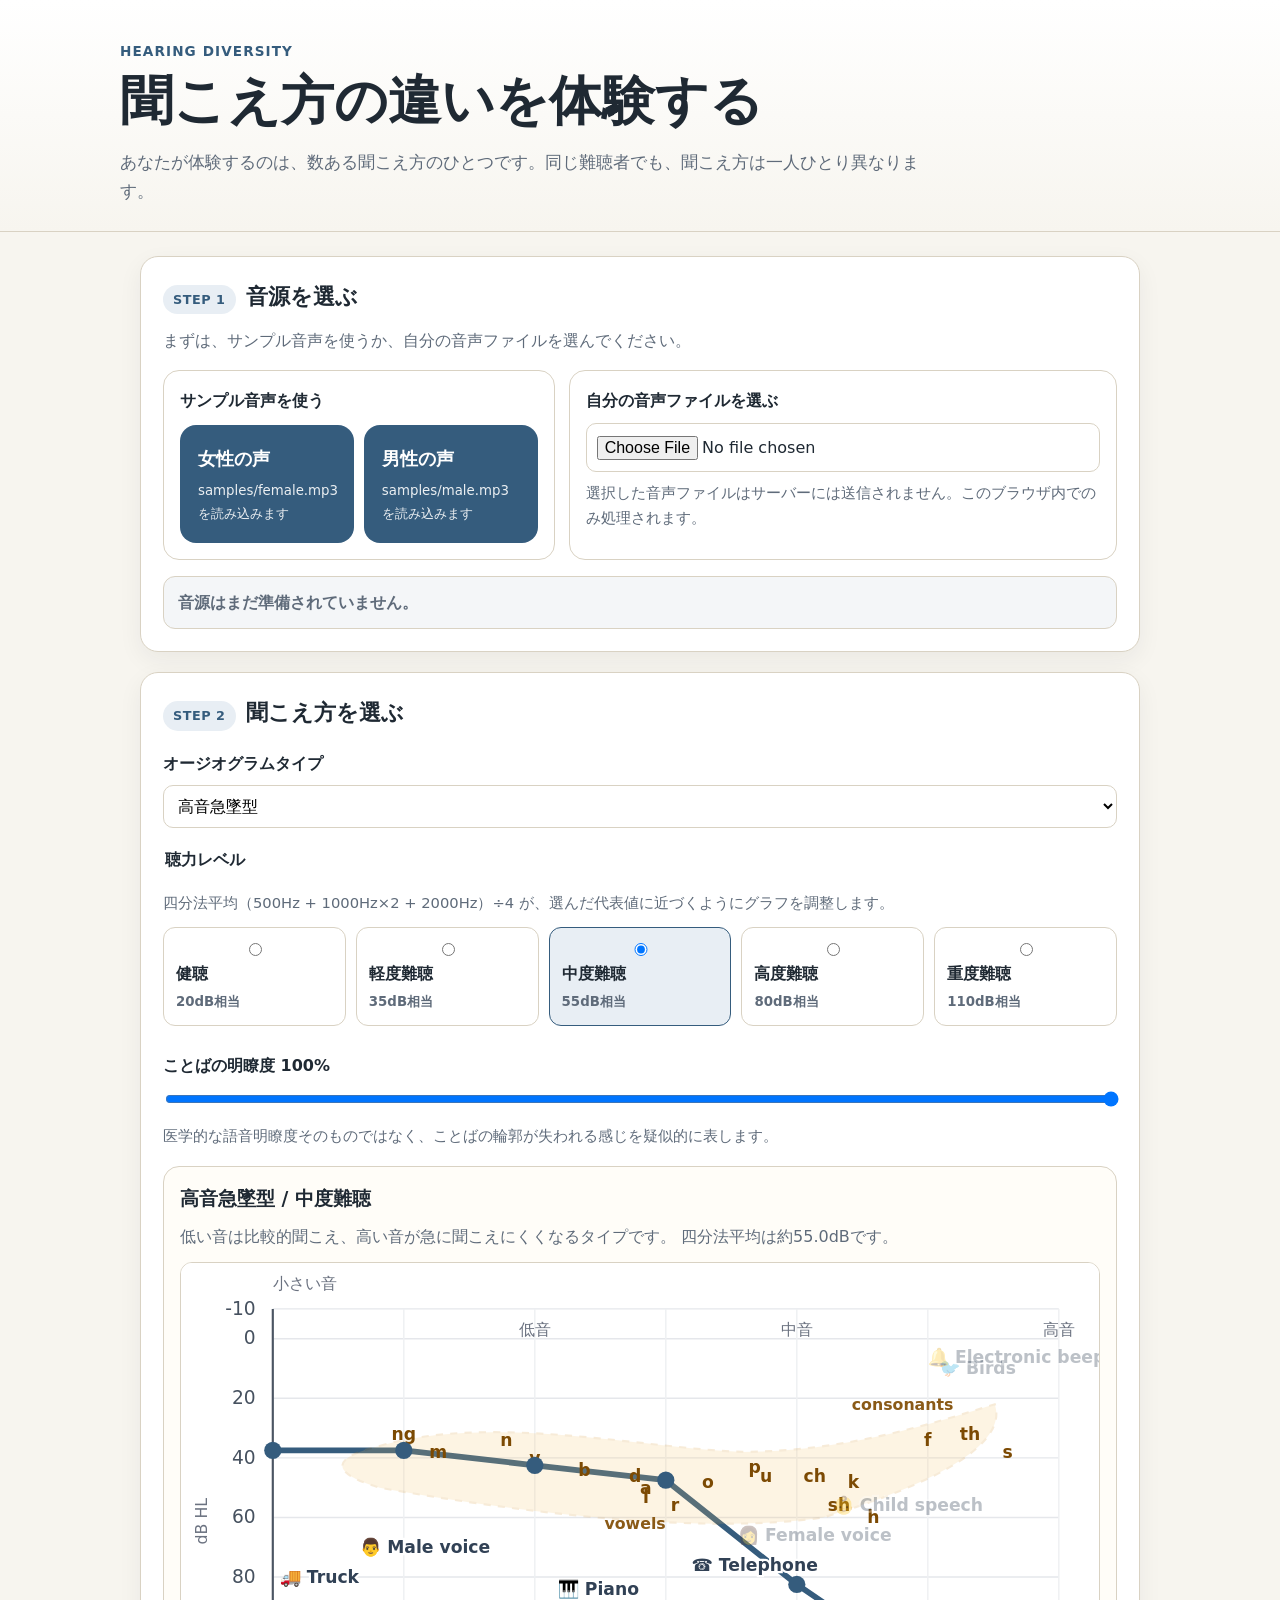
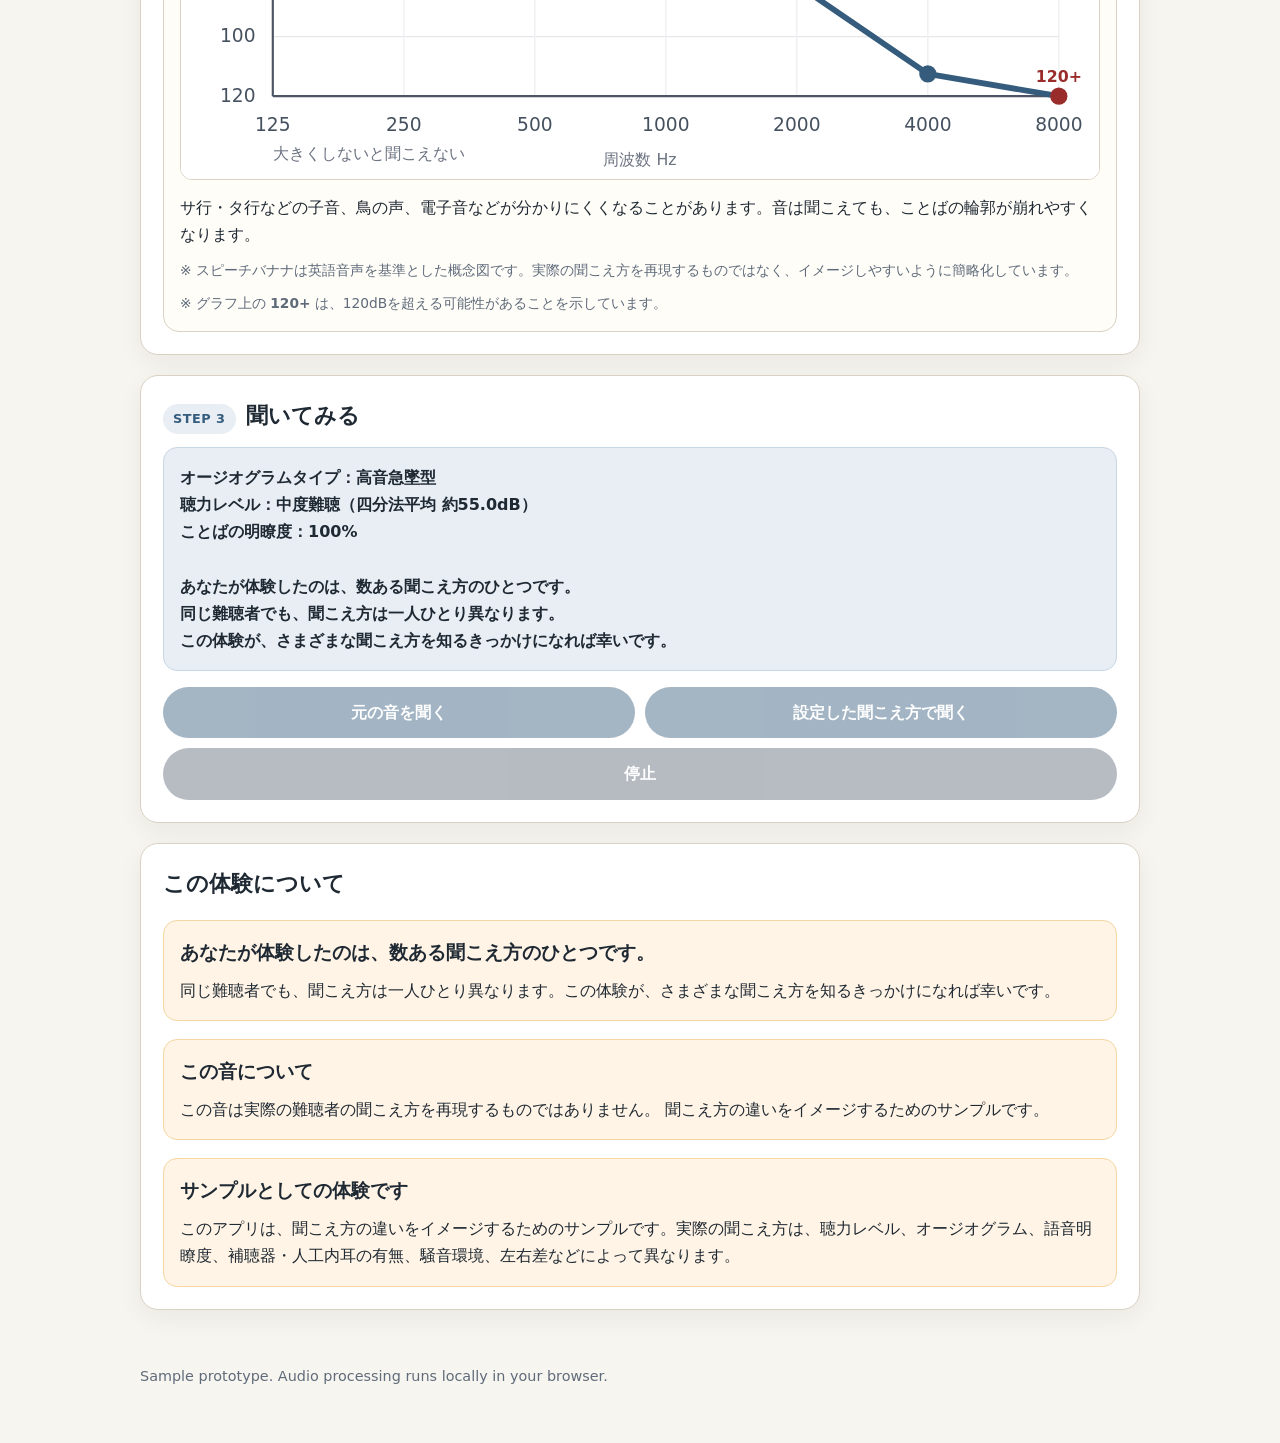
<file: index.html>
<!doctype html>
<html lang="ja">
<head>
  <meta charset="utf-8">
  <meta name="viewport" content="width=device-width, initial-scale=1">
  <meta name="robots" content="noindex,nofollow">
  <title>聞こえ方の違いを体験する</title>
  <link rel="stylesheet" href="./style.css">
</head>
<body>
  <header class="site-header">
    <div>
      <p class="eyebrow">Hearing Diversity</p>
      <h1>聞こえ方の違いを体験する</h1>
      <p class="lead">あなたが体験するのは、数ある聞こえ方のひとつです。同じ難聴者でも、聞こえ方は一人ひとり異なります。</p>
    </div>
  </header>

  <main class="layout">
    <section class="panel step-panel">
      <div class="step-heading"><span class="step-number">STEP 1</span><h2>音源を選ぶ</h2></div>
      <p class="section-lead">まずは、サンプル音声を使うか、自分の音声ファイルを選んでください。</p>

      <div class="source-choice-grid">
        <div class="sample-card">
          <p class="source-label">サンプル音声を使う</p>
          <div class="button-row">
            <button id="loadFemaleSampleBtn" type="button" class="choice-button">
              <span>女性の声</span>
              <small>samples/female.mp3 を読み込みます</small>
            </button>
            <button id="loadMaleSampleBtn" type="button" class="choice-button">
              <span>男性の声</span>
              <small>samples/male.mp3 を読み込みます</small>
            </button>
          </div>
        </div>

        <div class="upload-card">
          <label for="audioFile">自分の音声ファイルを選ぶ</label>
          <input id="audioFile" type="file" accept="audio/*">
          <p class="help">選択した音声ファイルはサーバーには送信されません。このブラウザ内でのみ処理されます。</p>
        </div>
      </div>

      <p id="sourceStatus" class="status-message" aria-live="polite">音源はまだ準備されていません。</p>
    </section>

    <section class="panel step-panel">
      <div class="step-heading"><span class="step-number">STEP 2</span><h2>聞こえ方を選ぶ</h2></div>

      <div class="field">
        <label for="audiogramType">オージオグラムタイプ</label>
        <select id="audiogramType"></select>
      </div>

      <fieldset class="field hearing-level-field">
        <legend>聴力レベル</legend>
        <p class="help">四分法平均（500Hz + 1000Hz×2 + 2000Hz）÷4 が、選んだ代表値に近づくようにグラフを調整します。</p>
        <div class="hearing-level-options">
          <label class="radio-card"><input type="radio" name="hearingLevel" value="normal"><span>健聴</span><small>20dB相当</small></label>
          <label class="radio-card"><input type="radio" name="hearingLevel" value="mild"><span>軽度難聴</span><small>35dB相当</small></label>
          <label class="radio-card"><input type="radio" name="hearingLevel" value="moderate" checked><span>中度難聴</span><small>55dB相当</small></label>
          <label class="radio-card"><input type="radio" name="hearingLevel" value="severe"><span>高度難聴</span><small>80dB相当</small></label>
          <label class="radio-card"><input type="radio" name="hearingLevel" value="profound"><span>重度難聴</span><small>110dB相当</small></label>
        </div>
      </fieldset>

      <div class="field">
        <label for="clarity">ことばの明瞭度 <span id="clarityValue">100</span>%</label>
        <input id="clarity" type="range" min="10" max="100" value="100">
        <p class="help">医学的な語音明瞭度そのものではなく、ことばの輪郭が失われる感じを疑似的に表します。</p>
      </div>

      <div class="audiogram-card">
        <div class="audiogram-header"><h3 id="typeName">-</h3><p id="typeSummary">タイプを選択してください。</p></div>
        <svg id="audiogramSvg" viewBox="0 0 640 360" role="img" aria-labelledby="audiogramTitle audiogramDesc">
          <title id="audiogramTitle">オージオグラム図</title>
          <desc id="audiogramDesc">選択した聞こえ方のサンプル図です。</desc>
        </svg>
        <p id="typeDescription" class="description"></p>
        <p class="speech-banana-note">※ スピーチバナナは英語音声を基準とした概念図です。実際の聞こえ方を再現するものではなく、イメージしやすいように簡略化しています。</p>
        <p class="speech-banana-note">※ グラフ上の <strong>120+</strong> は、120dBを超える可能性があることを示しています。</p>
      </div>
    </section>

    <section class="panel step-panel">
      <div class="step-heading"><span class="step-number">STEP 3</span><h2>聞いてみる</h2></div>
      <div id="currentSettings" class="settings-box"></div>
      <div class="button-row playback-buttons">
        <button id="playOriginalBtn" type="button" disabled>元の音を聞く</button>
        <button id="playProcessedBtn" type="button" disabled>設定した聞こえ方で聞く</button>
      </div>
      <button id="stopBtn" type="button" disabled class="stop-button">停止</button>
    </section>

    <section class="panel message-panel">
      <h2>この体験について</h2>
      <div class="notice"><h3>あなたが体験したのは、数ある聞こえ方のひとつです。</h3><p>同じ難聴者でも、聞こえ方は一人ひとり異なります。この体験が、さまざまな聞こえ方を知るきっかけになれば幸いです。</p></div>
      <div class="notice">
        <h3>この音について</h3>
        <p>
          この音は実際の難聴者の聞こえ方を再現するものではありません。
          聞こえ方の違いをイメージするためのサンプルです。
        </p>
      </div>

      <div class="notice"><h3>サンプルとしての体験です</h3><p>このアプリは、聞こえ方の違いをイメージするためのサンプルです。実際の聞こえ方は、聴力レベル、オージオグラム、語音明瞭度、補聴器・人工内耳の有無、騒音環境、左右差などによって異なります。</p></div>
    </section>
  </main>

  <footer class="site-footer"><p>Sample prototype. Audio processing runs locally in your browser.</p></footer>
  <script src="./app.js"></script>
</body>
</html>
</file>
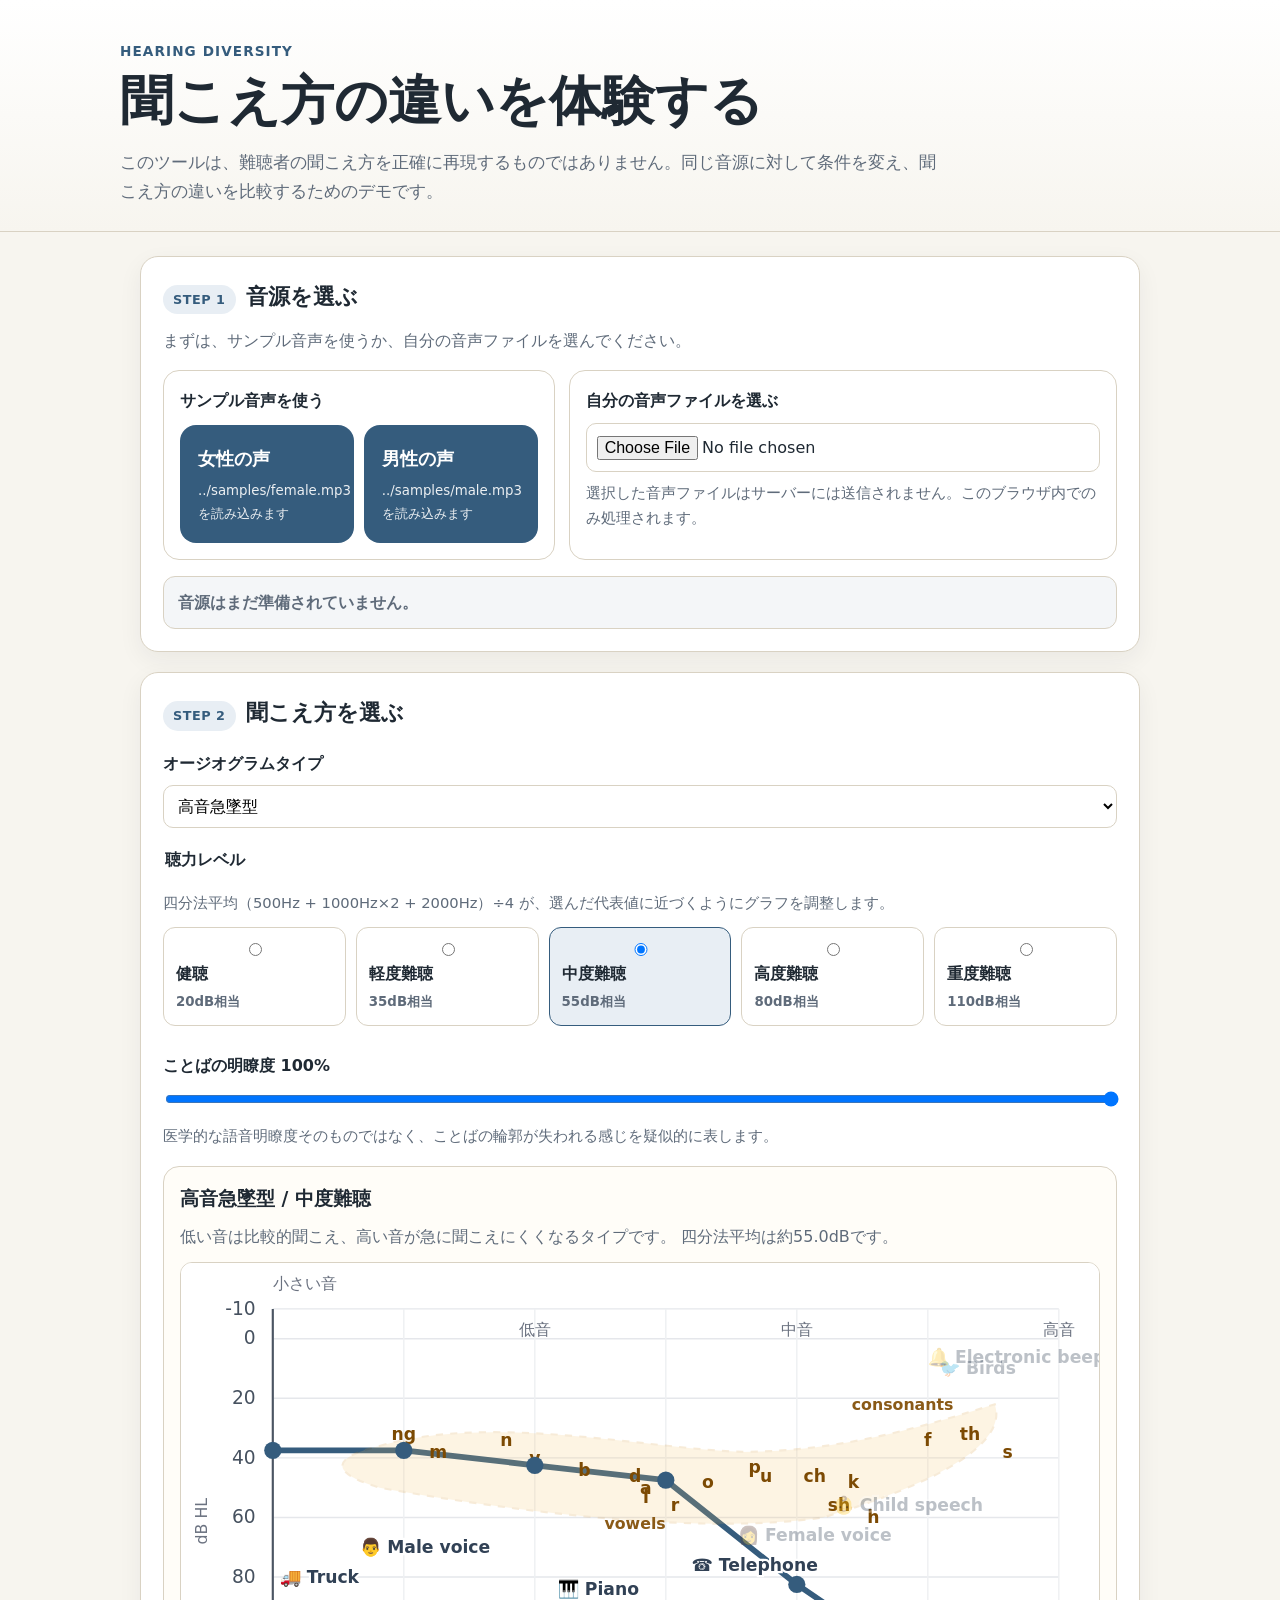
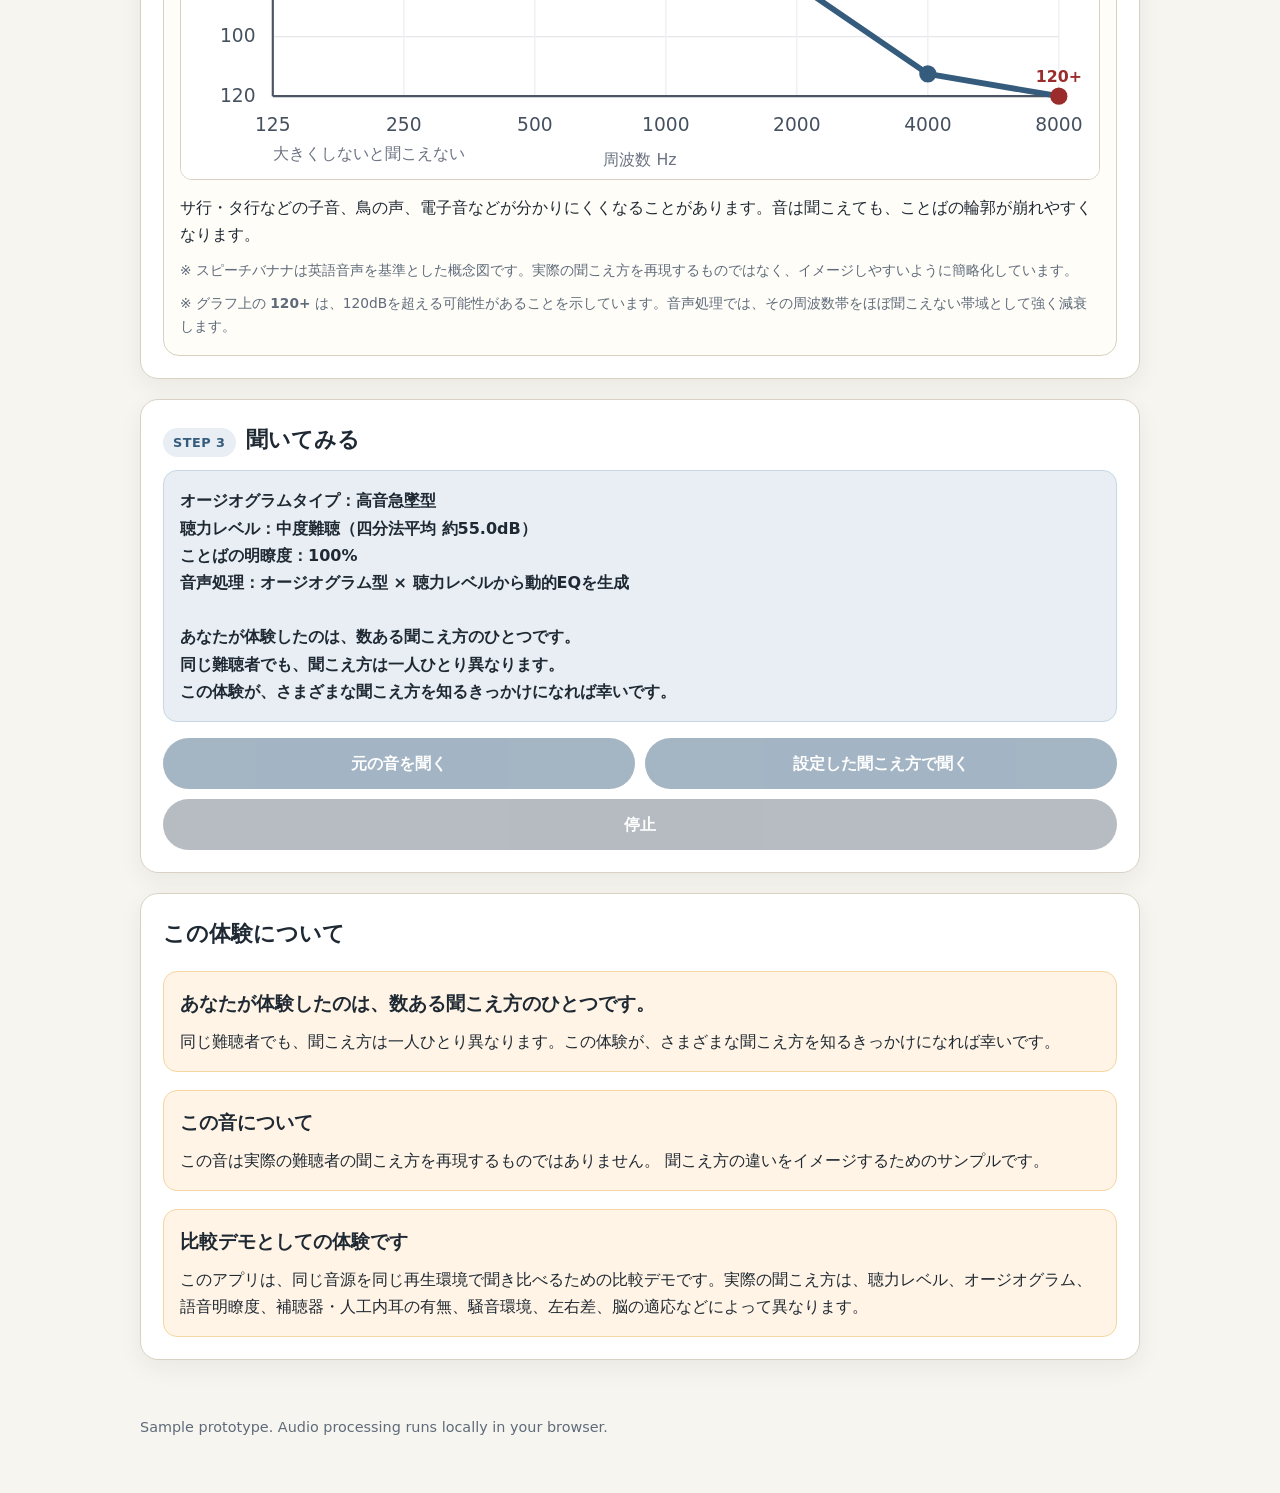
<file: v2/index.html>
<!doctype html>
<html lang="ja">
<head>
  <meta charset="utf-8">
  <meta name="viewport" content="width=device-width, initial-scale=1">
  <meta name="robots" content="noindex,nofollow">
  <title>聞こえ方の違いを体験する</title>
  <link rel="stylesheet" href="./style.css">
</head>
<body>
  <header class="site-header">
    <div>
      <p class="eyebrow">Hearing Diversity</p>
      <h1>聞こえ方の違いを体験する</h1>
      <p class="lead">このツールは、難聴者の聞こえ方を正確に再現するものではありません。同じ音源に対して条件を変え、聞こえ方の違いを比較するためのデモです。</p>
    </div>
  </header>

  <main class="layout">
    <section class="panel step-panel">
      <div class="step-heading"><span class="step-number">STEP 1</span><h2>音源を選ぶ</h2></div>
      <p class="section-lead">まずは、サンプル音声を使うか、自分の音声ファイルを選んでください。</p>

      <div class="source-choice-grid">
        <div class="sample-card">
          <p class="source-label">サンプル音声を使う</p>
          <div class="button-row">
            <button id="loadFemaleSampleBtn" type="button" class="choice-button">
              <span>女性の声</span>
              <small>../samples/female.mp3 を読み込みます</small>
            </button>
            <button id="loadMaleSampleBtn" type="button" class="choice-button">
              <span>男性の声</span>
              <small>../samples/male.mp3 を読み込みます</small>
            </button>
          </div>
        </div>

        <div class="upload-card">
          <label for="audioFile">自分の音声ファイルを選ぶ</label>
          <input id="audioFile" type="file" accept="audio/*">
          <p class="help">選択した音声ファイルはサーバーには送信されません。このブラウザ内でのみ処理されます。</p>
        </div>
      </div>

      <p id="sourceStatus" class="status-message" aria-live="polite">音源はまだ準備されていません。</p>
    </section>

    <section class="panel step-panel">
      <div class="step-heading"><span class="step-number">STEP 2</span><h2>聞こえ方を選ぶ</h2></div>

      <div class="field">
        <label for="audiogramType">オージオグラムタイプ</label>
        <select id="audiogramType"></select>
      </div>

      <fieldset class="field hearing-level-field">
        <legend>聴力レベル</legend>
        <p class="help">四分法平均（500Hz + 1000Hz×2 + 2000Hz）÷4 が、選んだ代表値に近づくようにグラフを調整します。</p>
        <div class="hearing-level-options">
          <label class="radio-card"><input type="radio" name="hearingLevel" value="normal"><span>健聴</span><small>20dB相当</small></label>
          <label class="radio-card"><input type="radio" name="hearingLevel" value="mild"><span>軽度難聴</span><small>35dB相当</small></label>
          <label class="radio-card"><input type="radio" name="hearingLevel" value="moderate" checked><span>中度難聴</span><small>55dB相当</small></label>
          <label class="radio-card"><input type="radio" name="hearingLevel" value="severe"><span>高度難聴</span><small>80dB相当</small></label>
          <label class="radio-card"><input type="radio" name="hearingLevel" value="profound"><span>重度難聴</span><small>110dB相当</small></label>
        </div>
      </fieldset>

      <div class="field">
        <label for="clarity">ことばの明瞭度 <span id="clarityValue">100</span>%</label>
        <input id="clarity" type="range" min="10" max="100" value="100">
        <p class="help">医学的な語音明瞭度そのものではなく、ことばの輪郭が失われる感じを疑似的に表します。</p>
      </div>

      <div class="audiogram-card">
        <div class="audiogram-header"><h3 id="typeName">-</h3><p id="typeSummary">タイプを選択してください。</p></div>
        <svg id="audiogramSvg" viewBox="0 0 640 360" role="img" aria-labelledby="audiogramTitle audiogramDesc">
          <title id="audiogramTitle">オージオグラム図</title>
          <desc id="audiogramDesc">選択した聞こえ方のサンプル図です。</desc>
        </svg>
        <p id="typeDescription" class="description"></p>
        <p class="speech-banana-note">※ スピーチバナナは英語音声を基準とした概念図です。実際の聞こえ方を再現するものではなく、イメージしやすいように簡略化しています。</p>
        <p class="speech-banana-note">※ グラフ上の <strong>120+</strong> は、120dBを超える可能性があることを示しています。音声処理では、その周波数帯をほぼ聞こえない帯域として強く減衰します。</p>
      </div>
    </section>

    <section class="panel step-panel">
      <div class="step-heading"><span class="step-number">STEP 3</span><h2>聞いてみる</h2></div>
      <div id="currentSettings" class="settings-box"></div>
      <div class="button-row playback-buttons">
        <button id="playOriginalBtn" type="button" disabled>元の音を聞く</button>
        <button id="playProcessedBtn" type="button" disabled>設定した聞こえ方で聞く</button>
      </div>
      <button id="stopBtn" type="button" disabled class="stop-button">停止</button>
    </section>

    <section class="panel message-panel">
      <h2>この体験について</h2>
      <div class="notice"><h3>あなたが体験したのは、数ある聞こえ方のひとつです。</h3><p>同じ難聴者でも、聞こえ方は一人ひとり異なります。この体験が、さまざまな聞こえ方を知るきっかけになれば幸いです。</p></div>
      <div class="notice">
        <h3>この音について</h3>
        <p>
          この音は実際の難聴者の聞こえ方を再現するものではありません。
          聞こえ方の違いをイメージするためのサンプルです。
        </p>
      </div>

      <div class="notice"><h3>比較デモとしての体験です</h3><p>このアプリは、同じ音源を同じ再生環境で聞き比べるための比較デモです。実際の聞こえ方は、聴力レベル、オージオグラム、語音明瞭度、補聴器・人工内耳の有無、騒音環境、左右差、脳の適応などによって異なります。</p></div>
    </section>
  </main>

  <footer class="site-footer"><p>Sample prototype. Audio processing runs locally in your browser.</p></footer>
  <script src="./app.js"></script>
</body>
</html>
</file>
<file: style.css>
* {
  box-sizing: border-box;
}

:root {
  --bg: #f7f5ef;
  --panel: #ffffff;
  --text: #1f2933;
  --muted: #5f6b7a;
  --line: #d9d2c3;
  --accent: #355c7d;
  --accent-soft: #e8eef4;
  --danger-soft: #fff4e5;
}

body {
  margin: 0;
  font-family: system-ui, -apple-system, BlinkMacSystemFont, "Hiragino Sans", "Yu Gothic", sans-serif;
  color: var(--text);
  background: var(--bg);
  line-height: 1.7;
}

.site-header {
  padding: 40px 20px 24px;
  border-bottom: 1px solid var(--line);
  background: linear-gradient(180deg, #ffffff 0%, var(--bg) 100%);
}

.site-header > div,
.layout,
.site-footer {
  max-width: 1040px;
  margin: 0 auto;
}

.eyebrow {
  margin: 0 0 8px;
  color: var(--accent);
  font-size: 0.85rem;
  font-weight: 700;
  letter-spacing: 0.08em;
  text-transform: uppercase;
}

h1 {
  margin: 0;
  font-size: clamp(2rem, 6vw, 3.3rem);
  line-height: 1.15;
}

.lead {
  max-width: 820px;
  margin: 16px 0 0;
  color: var(--muted);
  font-size: 1.08rem;
}

.layout {
  display: grid;
  gap: 20px;
  padding: 24px 20px 40px;
}

.panel {
  background: var(--panel);
  border: 1px solid var(--line);
  border-radius: 18px;
  padding: 22px;
  box-shadow: 0 8px 24px rgba(31, 41, 51, 0.06);
}

h2 {
  margin: 0 0 18px;
  font-size: 1.35rem;
}

h3 {
  margin: 0 0 8px;
}

.field {
  margin: 18px 0;
}

label {
  display: block;
  margin-bottom: 8px;
  font-weight: 700;
}

input[type="file"],
select,
button {
  width: 100%;
  font: inherit;
}

input[type="file"],
select {
  padding: 10px;
  border: 1px solid var(--line);
  border-radius: 10px;
  background: #fff;
}

input[type="range"] {
  width: 100%;
}

button {
  border: 0;
  border-radius: 999px;
  padding: 12px 16px;
  color: #fff;
  background: var(--accent);
  font-weight: 700;
  cursor: pointer;
}

button:disabled {
  cursor: not-allowed;
  opacity: 0.45;
}

.button-row {
  display: grid;
  gap: 10px;
}

@media (min-width: 640px) {
  .button-row {
    grid-template-columns: repeat(2, minmax(0, 1fr));
  }
}

.help {
  margin: 8px 0 0;
  color: var(--muted);
  font-size: 0.92rem;
}

.audiogram-card {
  margin-top: 16px;
  padding: 16px;
  border: 1px solid var(--line);
  border-radius: 16px;
  background: #fffdf8;
}

.audiogram-header p {
  margin: 0 0 12px;
  color: var(--muted);
}

#audiogramSvg {
  width: 100%;
  height: auto;
  display: block;
  border: 1px solid var(--line);
  border-radius: 12px;
  background: #fff;
}

.description {
  margin: 14px 0 0;
}

.settings-box {
  padding: 16px;
  border-radius: 14px;
  background: var(--accent-soft);
  border: 1px solid #c8d7e4;
  white-space: pre-line;
  font-weight: 600;
}

.notice {
  margin-top: 18px;
  padding: 16px;
  border-radius: 14px;
  background: var(--danger-soft);
  border: 1px solid #f3d6a1;
}

.notice p {
  margin: 0;
}

.site-footer {
  padding: 0 20px 40px;
  color: var(--muted);
  font-size: 0.9rem;
}

/* SVG text */
.svg-label {
  font: 13px system-ui, sans-serif;
  fill: #46515f;
}

.svg-small {
  font: 11px system-ui, sans-serif;
  fill: #6b7280;
}


.speech-banana-note {
  margin: 10px 0 0;
  color: var(--muted);
  font-size: 0.86rem;
}

.speech-label {
  font: 700 12px system-ui, sans-serif;
  fill: #7c4a03;
}

.speech-label-soft {
  font: 700 11px system-ui, sans-serif;
  fill: #8a5a17;
}

.speech-region {
  fill: #f6c56a;
  opacity: 0.18;
  stroke: #d7952c;
  stroke-width: 1.5;
  stroke-dasharray: 5 5;
}

.speech-region-muted {
  fill: #f0b84f;
  opacity: 0.1;
  stroke: #d7952c;
  stroke-width: 1;
  stroke-dasharray: 4 6;
}


.everyday-label {
  font: 700 12px system-ui, sans-serif;
  fill: #314155;
  paint-order: stroke;
  stroke: #ffffff;
  stroke-width: 3px;
}

.muted-sound {
  opacity: 0.32;
}


.hearing-level-field {
  border: 0;
  padding: 0;
}

.hearing-level-field legend {
  display: block;
  margin-bottom: 8px;
  font-weight: 700;
}

.hearing-level-options {
  display: grid;
  grid-template-columns: repeat(auto-fit, minmax(132px, 1fr));
  gap: 10px;
  margin-top: 12px;
}

.radio-card {
  display: grid;
  gap: 4px;
  padding: 12px;
  border: 1px solid var(--line);
  border-radius: 12px;
  background: #fff;
  cursor: pointer;
}

.radio-card input {
  width: auto;
}

.radio-card span {
  font-weight: 700;
}

.radio-card small {
  color: var(--muted);
}

.radio-card:has(input:checked) {
  border-color: var(--accent);
  background: var(--accent-soft);
}

.step-panel { scroll-margin-top: 20px; }
.step-heading { display: flex; align-items: baseline; gap: 10px; margin-bottom: 12px; }
.step-heading h2 { margin: 0; }
.step-number { display: inline-flex; align-items: center; justify-content: center; min-width: 72px; padding: 4px 10px; border-radius: 999px; background: var(--accent-soft); color: var(--accent); font-size: 0.8rem; font-weight: 800; letter-spacing: 0.04em; }
.section-lead { margin: 0 0 16px; color: var(--muted); }
.source-choice-grid { display: grid; gap: 14px; }
@media (min-width: 720px) { .source-choice-grid { grid-template-columns: minmax(0, 1fr) minmax(0, 1.4fr); } }
.choice-button { min-height: 120px; border-radius: 16px; text-align: left; padding: 18px; }
.choice-button span { display: block; font-size: 1.15rem; }
.choice-button small { display: block; margin-top: 6px; font-weight: 500; opacity: 0.9; }
.upload-card { border: 1px solid var(--line); border-radius: 16px; padding: 16px; background: #fff; }
.status-message { margin: 16px 0 0; padding: 12px 14px; border-radius: 12px; background: #f4f6f8; border: 1px solid var(--line); color: var(--muted); font-weight: 700; }
.status-message.ready { background: var(--accent-soft); border-color: #c8d7e4; color: var(--accent); }
.playback-buttons { margin-top: 16px; }
.stop-button { margin-top: 10px; background: #5f6b7a; }
.message-panel h2 { margin-bottom: 12px; }
.scaleout-label { font: 800 11px system-ui, sans-serif; fill: #9b2c2c; paint-order: stroke; stroke: #ffffff; stroke-width: 3px; }


.sample-card {
  border: 1px solid var(--line);
  border-radius: 16px;
  padding: 16px;
  background: #fff;
}

.source-label {
  margin: 0 0 10px;
  font-weight: 700;
}

.sample-card .button-row {
  grid-template-columns: 1fr;
}

@media (min-width: 640px) {
  .sample-card .button-row {
    grid-template-columns: repeat(2, minmax(0, 1fr));
  }
}

.sample-card .choice-button {
  min-height: 96px;
}
</file>
<file: v2/style.css>
* {
  box-sizing: border-box;
}

:root {
  --bg: #f7f5ef;
  --panel: #ffffff;
  --text: #1f2933;
  --muted: #5f6b7a;
  --line: #d9d2c3;
  --accent: #355c7d;
  --accent-soft: #e8eef4;
  --danger-soft: #fff4e5;
}

body {
  margin: 0;
  font-family: system-ui, -apple-system, BlinkMacSystemFont, "Hiragino Sans", "Yu Gothic", sans-serif;
  color: var(--text);
  background: var(--bg);
  line-height: 1.7;
}

.site-header {
  padding: 40px 20px 24px;
  border-bottom: 1px solid var(--line);
  background: linear-gradient(180deg, #ffffff 0%, var(--bg) 100%);
}

.site-header > div,
.layout,
.site-footer {
  max-width: 1040px;
  margin: 0 auto;
}

.eyebrow {
  margin: 0 0 8px;
  color: var(--accent);
  font-size: 0.85rem;
  font-weight: 700;
  letter-spacing: 0.08em;
  text-transform: uppercase;
}

h1 {
  margin: 0;
  font-size: clamp(2rem, 6vw, 3.3rem);
  line-height: 1.15;
}

.lead {
  max-width: 820px;
  margin: 16px 0 0;
  color: var(--muted);
  font-size: 1.08rem;
}

.layout {
  display: grid;
  gap: 20px;
  padding: 24px 20px 40px;
}

.panel {
  background: var(--panel);
  border: 1px solid var(--line);
  border-radius: 18px;
  padding: 22px;
  box-shadow: 0 8px 24px rgba(31, 41, 51, 0.06);
}

h2 {
  margin: 0 0 18px;
  font-size: 1.35rem;
}

h3 {
  margin: 0 0 8px;
}

.field {
  margin: 18px 0;
}

label {
  display: block;
  margin-bottom: 8px;
  font-weight: 700;
}

input[type="file"],
select,
button {
  width: 100%;
  font: inherit;
}

input[type="file"],
select {
  padding: 10px;
  border: 1px solid var(--line);
  border-radius: 10px;
  background: #fff;
}

input[type="range"] {
  width: 100%;
}

button {
  border: 0;
  border-radius: 999px;
  padding: 12px 16px;
  color: #fff;
  background: var(--accent);
  font-weight: 700;
  cursor: pointer;
}

button:disabled {
  cursor: not-allowed;
  opacity: 0.45;
}

.button-row {
  display: grid;
  gap: 10px;
}

@media (min-width: 640px) {
  .button-row {
    grid-template-columns: repeat(2, minmax(0, 1fr));
  }
}

.help {
  margin: 8px 0 0;
  color: var(--muted);
  font-size: 0.92rem;
}

.audiogram-card {
  margin-top: 16px;
  padding: 16px;
  border: 1px solid var(--line);
  border-radius: 16px;
  background: #fffdf8;
}

.audiogram-header p {
  margin: 0 0 12px;
  color: var(--muted);
}

#audiogramSvg {
  width: 100%;
  height: auto;
  display: block;
  border: 1px solid var(--line);
  border-radius: 12px;
  background: #fff;
}

.description {
  margin: 14px 0 0;
}

.settings-box {
  padding: 16px;
  border-radius: 14px;
  background: var(--accent-soft);
  border: 1px solid #c8d7e4;
  white-space: pre-line;
  font-weight: 600;
}

.notice {
  margin-top: 18px;
  padding: 16px;
  border-radius: 14px;
  background: var(--danger-soft);
  border: 1px solid #f3d6a1;
}

.notice p {
  margin: 0;
}

.site-footer {
  padding: 0 20px 40px;
  color: var(--muted);
  font-size: 0.9rem;
}

/* SVG text */
.svg-label {
  font: 13px system-ui, sans-serif;
  fill: #46515f;
}

.svg-small {
  font: 11px system-ui, sans-serif;
  fill: #6b7280;
}


.speech-banana-note {
  margin: 10px 0 0;
  color: var(--muted);
  font-size: 0.86rem;
}

.speech-label {
  font: 700 12px system-ui, sans-serif;
  fill: #7c4a03;
}

.speech-label-soft {
  font: 700 11px system-ui, sans-serif;
  fill: #8a5a17;
}

.speech-region {
  fill: #f6c56a;
  opacity: 0.18;
  stroke: #d7952c;
  stroke-width: 1.5;
  stroke-dasharray: 5 5;
}

.speech-region-muted {
  fill: #f0b84f;
  opacity: 0.1;
  stroke: #d7952c;
  stroke-width: 1;
  stroke-dasharray: 4 6;
}


.everyday-label {
  font: 700 12px system-ui, sans-serif;
  fill: #314155;
  paint-order: stroke;
  stroke: #ffffff;
  stroke-width: 3px;
}

.muted-sound {
  opacity: 0.32;
}


.hearing-level-field {
  border: 0;
  padding: 0;
}

.hearing-level-field legend {
  display: block;
  margin-bottom: 8px;
  font-weight: 700;
}

.hearing-level-options {
  display: grid;
  grid-template-columns: repeat(auto-fit, minmax(132px, 1fr));
  gap: 10px;
  margin-top: 12px;
}

.radio-card {
  display: grid;
  gap: 4px;
  padding: 12px;
  border: 1px solid var(--line);
  border-radius: 12px;
  background: #fff;
  cursor: pointer;
}

.radio-card input {
  width: auto;
}

.radio-card span {
  font-weight: 700;
}

.radio-card small {
  color: var(--muted);
}

.radio-card:has(input:checked) {
  border-color: var(--accent);
  background: var(--accent-soft);
}

.step-panel { scroll-margin-top: 20px; }
.step-heading { display: flex; align-items: baseline; gap: 10px; margin-bottom: 12px; }
.step-heading h2 { margin: 0; }
.step-number { display: inline-flex; align-items: center; justify-content: center; min-width: 72px; padding: 4px 10px; border-radius: 999px; background: var(--accent-soft); color: var(--accent); font-size: 0.8rem; font-weight: 800; letter-spacing: 0.04em; }
.section-lead { margin: 0 0 16px; color: var(--muted); }
.source-choice-grid { display: grid; gap: 14px; }
@media (min-width: 720px) { .source-choice-grid { grid-template-columns: minmax(0, 1fr) minmax(0, 1.4fr); } }
.choice-button { min-height: 120px; border-radius: 16px; text-align: left; padding: 18px; }
.choice-button span { display: block; font-size: 1.15rem; }
.choice-button small { display: block; margin-top: 6px; font-weight: 500; opacity: 0.9; }
.upload-card { border: 1px solid var(--line); border-radius: 16px; padding: 16px; background: #fff; }
.status-message { margin: 16px 0 0; padding: 12px 14px; border-radius: 12px; background: #f4f6f8; border: 1px solid var(--line); color: var(--muted); font-weight: 700; }
.status-message.ready { background: var(--accent-soft); border-color: #c8d7e4; color: var(--accent); }
.playback-buttons { margin-top: 16px; }
.stop-button { margin-top: 10px; background: #5f6b7a; }
.message-panel h2 { margin-bottom: 12px; }
.scaleout-label { font: 800 11px system-ui, sans-serif; fill: #9b2c2c; paint-order: stroke; stroke: #ffffff; stroke-width: 3px; }


.sample-card {
  border: 1px solid var(--line);
  border-radius: 16px;
  padding: 16px;
  background: #fff;
}

.source-label {
  margin: 0 0 10px;
  font-weight: 700;
}

.sample-card .button-row {
  grid-template-columns: 1fr;
}

@media (min-width: 640px) {
  .sample-card .button-row {
    grid-template-columns: repeat(2, minmax(0, 1fr));
  }
}

.sample-card .choice-button {
  min-height: 96px;
}
</file>
